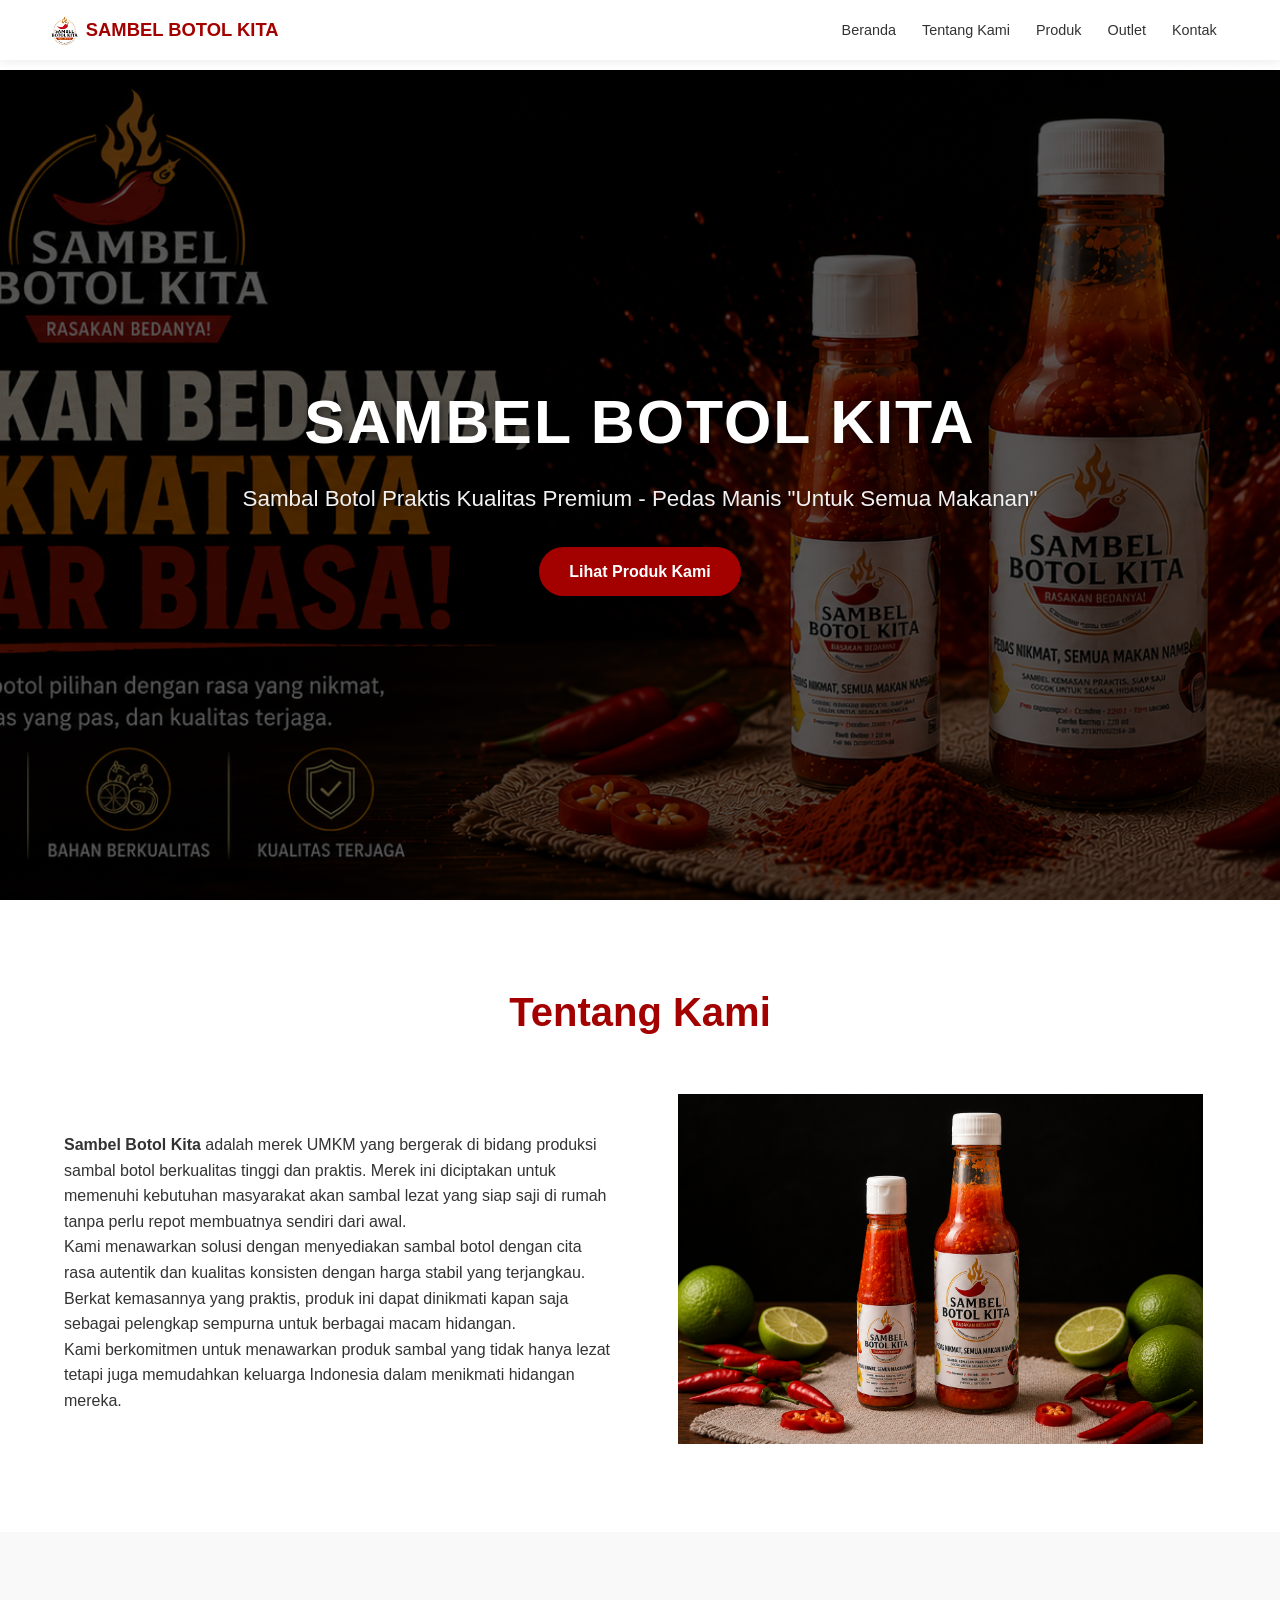
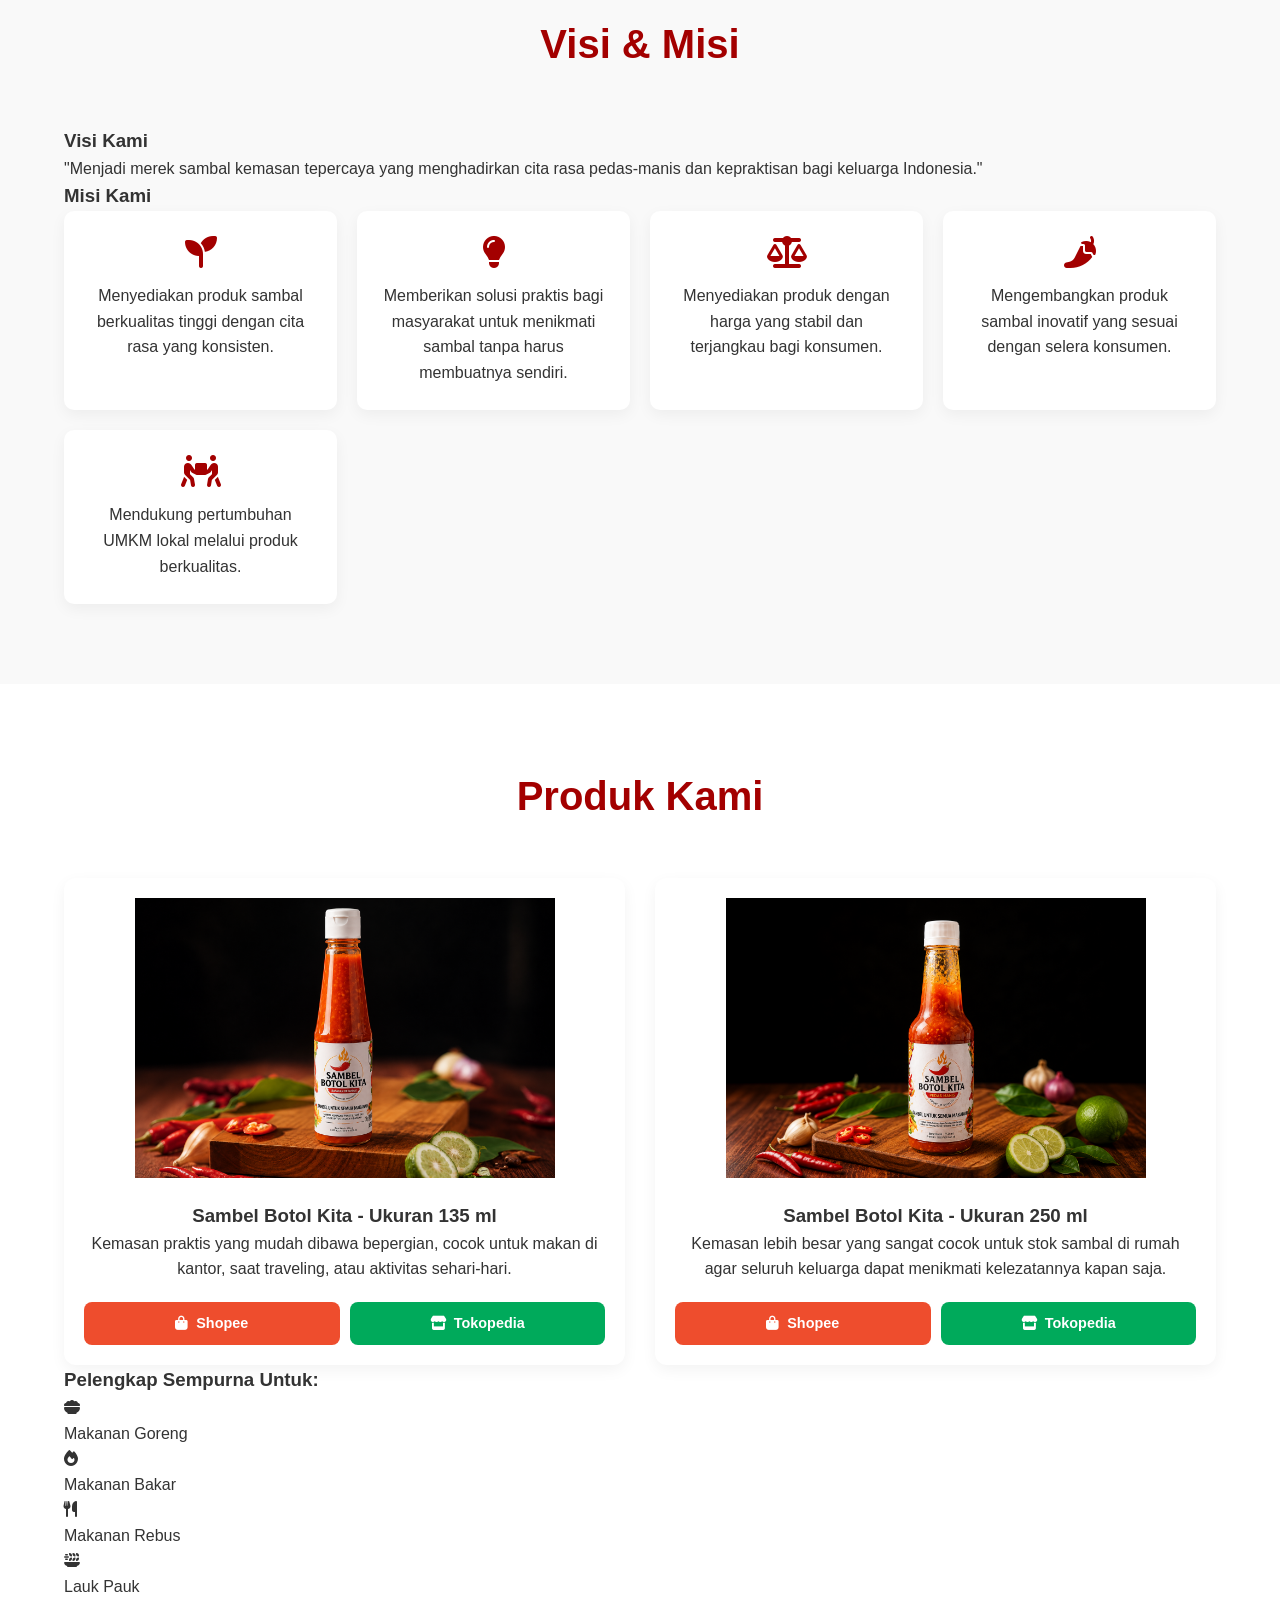
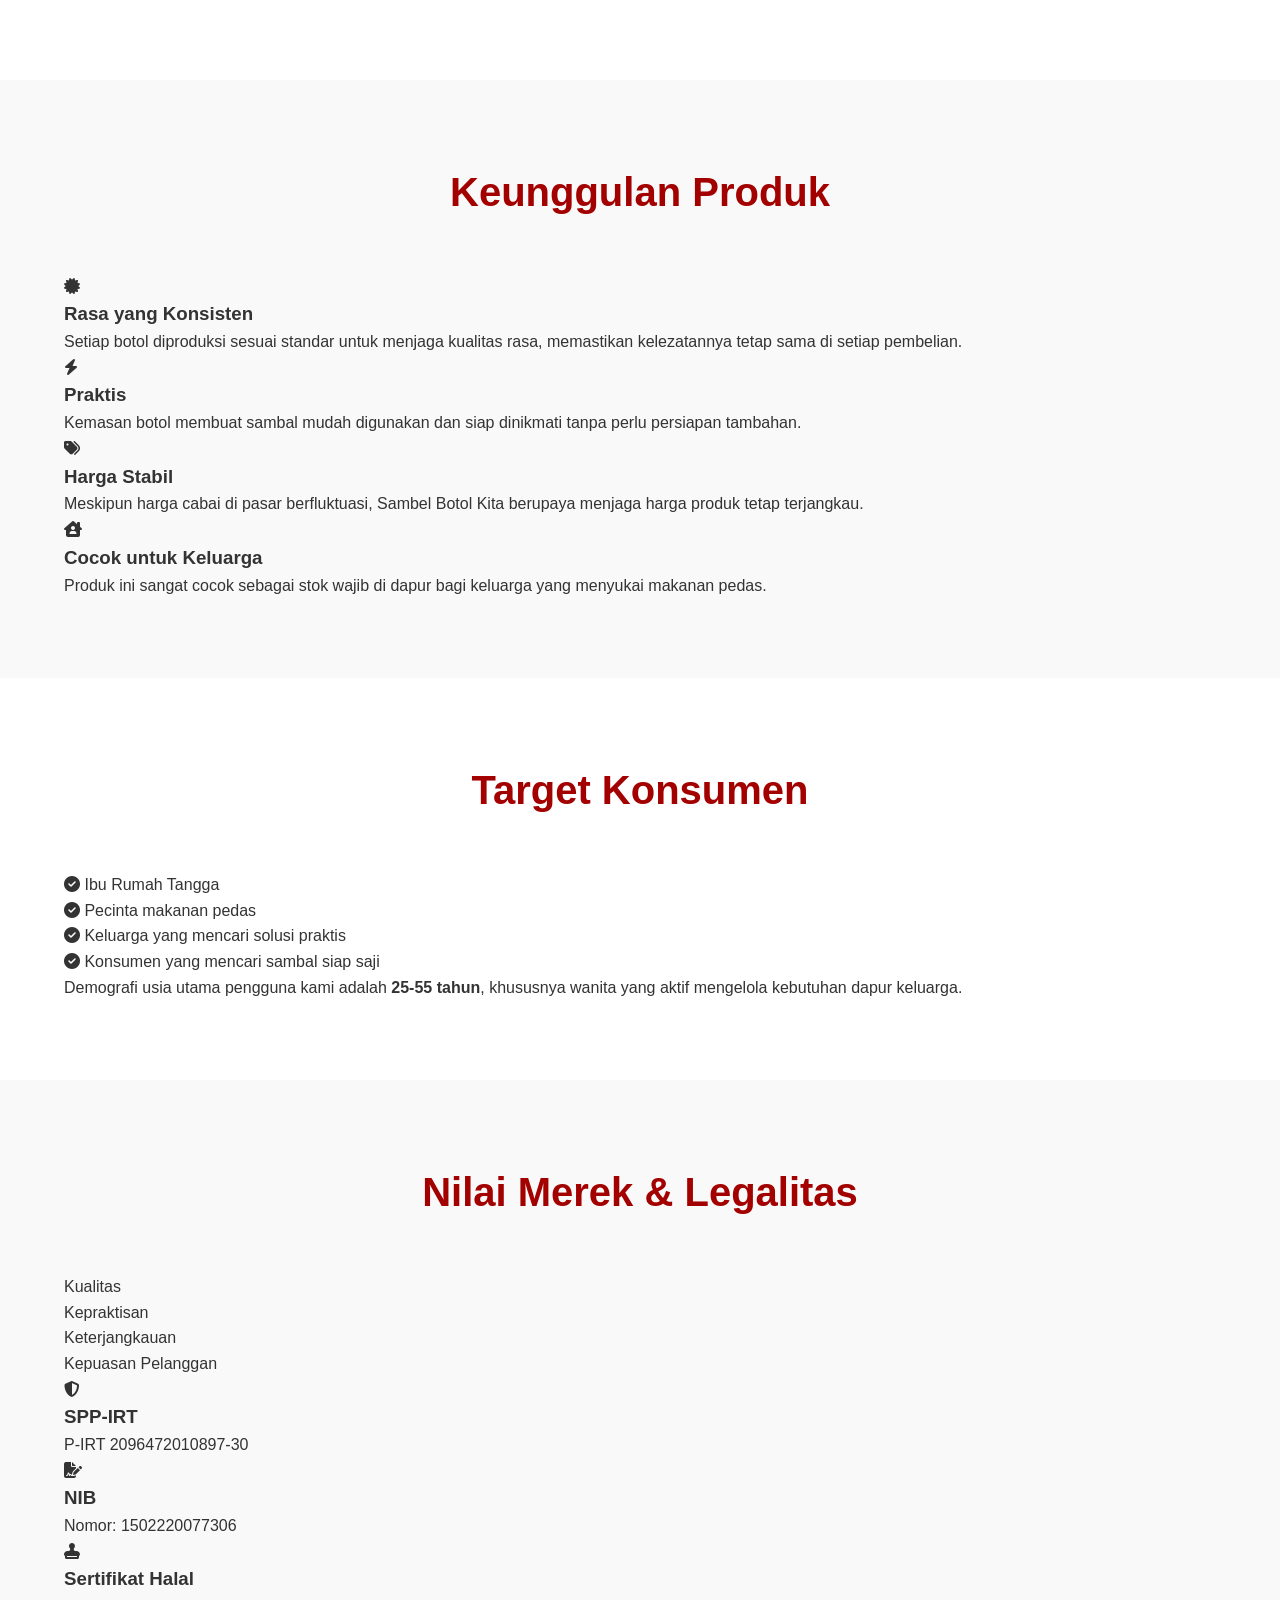
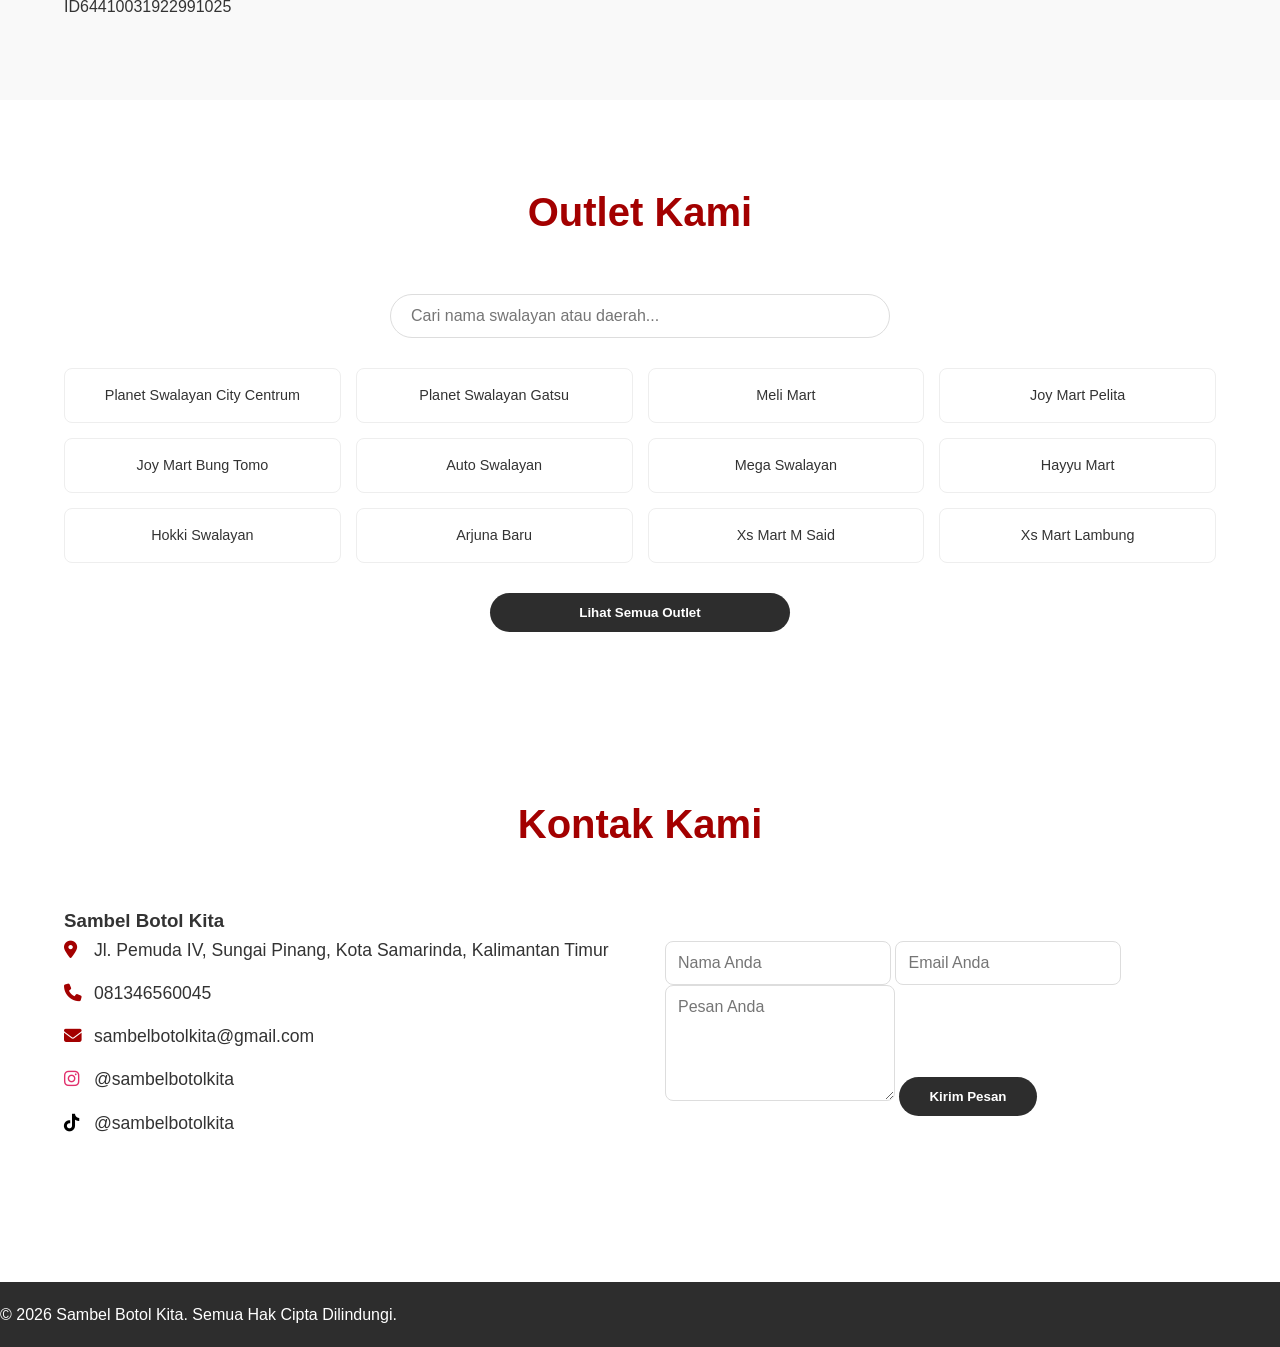
<file: index.html>
<!DOCTYPE html>
<html lang="id">
<head>
    <meta charset="UTF-8">
    <meta name="viewport" content="width=device-width, initial-scale=1.0">
    <title>Sambel Botol Kita - Company Profile</title>
    <link rel="stylesheet" href="style.css">
    <!-- Font Awesome untuk Icon -->
    <link rel="stylesheet" href="https://cdnjs.cloudflare.com/ajax/libs/font-awesome/6.4.0/css/all.min.css">
</head>
<body>

    <!-- NAVBAR -->
    <nav class="navbar">
        <div class="nav-container">
            <a href="#" class="logo-container">
                <img src="images/logo.png" alt="Logo Sambel Botol Kita" class="nav-logo">
                <span class="logo-text">SAMBEL BOTOL KITA</span>
            </a>
            <button class="menu-toggle" id="mobile-menu">
                <span class="bar"></span>
                <span class="bar"></span>
                <span class="bar"></span>
            </button>
            <ul class="nav-menu">
                <li><a href="#hero">Beranda</a></li>
                <li><a href="#about">Tentang Kami</a></li>
                <li><a href="#products">Produk</a></li>
                <li><a href="#outlets">Outlet</a></li>
                <li><a href="#contact">Kontak</a></li>
            </ul>
        </div>
    </nav>

    <!-- HERO SECTION -->
    <section id="hero" class="hero-section">
        <div class="hero-content">
            <h1>SAMBEL BOTOL KITA</h1>
            <p class="tagline">Sambal Botol Praktis Kualitas Premium - Pedas Manis "Untuk Semua Makanan"</p>
            <a href="#products" class="btn btn-primary">Lihat Produk Kami</a>
        </div>
        <div class="dot-matrix dm-top-right"></div>
    </section>

    <!-- ABOUT US SECTION -->
    <section id="about" class="section">
        <div class="container">
            <h2 class="section-title">Tentang Kami</h2>
            <div class="about-grid">
                <div class="about-text">
                    <p><strong>Sambel Botol Kita</strong> adalah merek UMKM yang bergerak di bidang produksi sambal botol berkualitas tinggi dan praktis. Merek ini diciptakan untuk memenuhi kebutuhan masyarakat akan sambal lezat yang siap saji di rumah tanpa perlu repot membuatnya sendiri dari awal.</p>
                    <p>Kami menawarkan solusi dengan menyediakan sambal botol dengan cita rasa autentik dan kualitas konsisten dengan harga stabil yang terjangkau. Berkat kemasannya yang praktis, produk ini dapat dinikmati kapan saja sebagai pelengkap sempurna untuk berbagai macam hidangan.</p>
                    <p>Kami berkomitmen untuk menawarkan produk sambal yang tidak hanya lezat tetapi juga memudahkan keluarga Indonesia dalam menikmati hidangan mereka.</p>
                </div>
                <div class="about-image">
                    <img src="images/tentang-kami.png" alt="Tentang Sambel Botol Kita">
                </div>
            </div>
        </div>
    </section>

    <!-- VISION & MISSION SECTION -->
    <section id="vision" class="section bg-light">
        <div class="container">
            <h2 class="section-title">Visi & Misi</h2>
            <div class="vision-box">
                <h3>Visi Kami</h3>
                <p>"Menjadi merek sambal kemasan tepercaya yang menghadirkan cita rasa pedas-manis dan kepraktisan bagi keluarga Indonesia."</p>
            </div>
            <div class="mission-container">
                <h3>Misi Kami</h3>
                <div class="mission-grid" id="mission-list">
                    <!-- Diisi dinamis oleh script.js -->
                </div>
            </div>
        </div>
        <div class="dot-matrix dm-bottom-left"></div>
    </section>

    <!-- PRODUCTS SECTION -->
    <section id="products" class="section">
        <div class="container">
            <h2 class="section-title">Produk Kami</h2>
            <div class="products-grid" id="products-list">
                <!-- Diisi dinamis oleh script.js -->
            </div>
            <div class="accompaniment-box">
                <h3>Pelengkap Sempurna Untuk:</h3>
                <div class="acc-grid">
                    <div class="acc-card"><i class="fa-solid fa-bowl-food"></i> <p>Makanan Goreng</p></div>
                    <div class="acc-card"><i class="fa-solid fa-fire"></i> <p>Makanan Bakar</p></div>
                    <div class="acc-card"><i class="fa-solid fa-utensils"></i> <p>Makanan Rebus</p></div>
                    <div class="acc-card"><i class="fa-solid fa-plate-wheat"></i> <p>Lauk Pauk</p></div>
                </div>
            </div>
        </div>
    </section>

    <!-- EXCELLENCE SECTION -->
    <section id="excellence" class="section bg-light">
        <div class="container">
            <h2 class="section-title">Keunggulan Produk</h2>
            <div class="excellence-grid">
                <div class="excel-card border-red">
                    <i class="fa-solid fa-certificate"></i>
                    <h3>Rasa yang Konsisten</h3>
                    <p>Setiap botol diproduksi sesuai standar untuk menjaga kualitas rasa, memastikan kelezatannya tetap sama di setiap pembelian.</p>
                </div>
                <div class="excel-card border-orange">
                    <i class="fa-solid fa-bolt"></i>
                    <h3>Praktis</h3>
                    <p>Kemasan botol membuat sambal mudah digunakan dan siap dinikmati tanpa perlu persiapan tambahan.</p>
                </div>
                <div class="excel-card border-red">
                    <i class="fa-solid fa-tags"></i>
                    <h3>Harga Stabil</h3>
                    <p>Meskipun harga cabai di pasar berfluktuasi, Sambel Botol Kita berupaya menjaga harga produk tetap terjangkau.</p>
                </div>
                <div class="excel-card border-orange">
                    <i class="fa-solid fa-house-chimney-user"></i>
                    <h3>Cocok untuk Keluarga</h3>
                    <p>Produk ini sangat cocok sebagai stok wajib di dapur bagi keluarga yang menyukai makanan pedas.</p>
                </div>
            </div>
        </div>
    </section>

    <!-- TARGET CONSUMERS SECTION -->
    <section id="target" class="section">
        <div class="container">
            <h2 class="section-title">Target Konsumen</h2>
            <div class="target-box">
                <div class="target-list">
                    <div class="target-item"><i class="fa-solid fa-circle-check"></i> Ibu Rumah Tangga</div>
                    <div class="target-item"><i class="fa-solid fa-circle-check"></i> Pecinta makanan pedas</div>
                    <div class="target-item"><i class="fa-solid fa-circle-check"></i> Keluarga yang mencari solusi praktis</div>
                    <div class="target-item"><i class="fa-solid fa-circle-check"></i> Konsumen yang mencari sambal siap saji</div>
                </div>
                <p class="target-desc">
                    Demografi usia utama pengguna kami adalah <strong>25-55 tahun</strong>, khususnya wanita yang aktif mengelola kebutuhan dapur keluarga.
                </p>
            </div>
        </div>
    </section>

    <!-- LEGALITY SECTION -->
    <section id="legality" class="section bg-light">
        <div class="container">
            <h2 class="section-title">Nilai Merek & Legalitas</h2>
            <div class="brand-values">
                <div class="value-badge">Kualitas</div>
                <div class="value-badge">Kepraktisan</div>
                <div class="value-badge">Keterjangkauan</div>
                <div class="value-badge">Kepuasan Pelanggan</div>
            </div>
            <div class="legality-grid">
                <div class="legal-card">
                    <i class="fa-solid fa-shield-halved"></i>
                    <h3>SPP-IRT</h3>
                    <p>P-IRT 2096472010897-30</p>
                </div>
                <div class="legal-card">
                    <i class="fa-solid fa-file-signature"></i>
                    <h3>NIB</h3>
                    <p>Nomor: 1502220077306</p>
                </div>
                <div class="legal-card">
                    <i class="fa-solid fa-stamp"></i>
                    <h3>Sertifikat Halal</h3>
                    <p>ID64410031922991025</p>
                </div>
            </div>
        </div>
    </section>

    <!-- OUTLETS SECTION -->
    <section id="outlets" class="section">
        <div class="container">
            <h2 class="section-title">Outlet Kami</h2>
            <div class="search-box">
                <input type="text" id="outletSearch" placeholder="Cari nama swalayan atau daerah...">
            </div>
            
            <div class="outlets-grid" id="outlets-list">
                <!-- Outlet akan muncul otomatis di sini -->
            </div>
            
            <!-- WADAH KEDUA TOMBOL -->
            <div style="display: flex; justify-content: center; margin-top: 30px;">
                <button id="btnLoadMoreOutlets" class="btn btn-secondary" style="width: 100%; max-width: 300px;">Lihat Semua Outlet</button>
                <button id="btnShowLessOutlets" class="btn btn-secondary" style="display: none; width: 100%; max-width: 300px;">Tampilkan Lebih Sedikit</button>
            </div>
            
        </div>
    </section>

    <!-- CONTACT SECTION -->
    <section id="contact" class="section contact-section">
        <div class="container">
            <h2 class="section-title">Kontak Kami</h2>
            <div class="contact-grid">
                <div class="contact-info">
                    <h3>Sambel Botol Kita</h3>
                    <p><i class="fa-solid fa-location-dot"></i> Jl. Pemuda IV, Sungai Pinang, Kota Samarinda, Kalimantan Timur</p>
                    <p><i class="fa-solid fa-phone"></i> 081346560045</p>
                    <p><i class="fa-solid fa-envelope"></i> sambelbotolkita@gmail.com</p>
                    
                    <!-- Link Instagram & TikTok Aktif -->
                    <p>
                        <i class="fa-brands fa-instagram" style="color: #E1306C;"></i> 
                        <a href="https://www.instagram.com/sambelbotolkita?igsh=MTFpODd2aHdpdDM4Mw==" target="_blank" style="color: inherit; text-decoration: none; font-weight: 500;">@sambelbotolkita</a>
                    </p>
                    <p>
                        <i class="fa-brands fa-tiktok" style="color: #000000;"></i> 
                        <a href="https://www.tiktok.com/@sambelbotolkita?_r=1&_t=ZS-98GnYfwCz8H" target="_blank" style="color: inherit; text-decoration: none; font-weight: 500;">@sambelbotolkita</a>
                    </p>
                </div>

                <div class="contact-form">
                    <form id="msgForm">
                        <input type="text" id="formNama" placeholder="Nama Anda" required>
                        <input type="email" id="formEmail" placeholder="Email Anda" required>
                        <textarea rows="5" id="formPesan" placeholder="Pesan Anda" required></textarea>
                        <button type="submit" class="btn btn-secondary">Kirim Pesan</button>
                    </form>
                </div>
                
            </div>
        </div>
    </section>
    <!-- FOOTER -->
    <footer>
        <p>&copy; 2026 Sambel Botol Kita. Semua Hak Cipta Dilindungi.</p>
    </footer>

    <script src="script.js"></script>
</body>
</html>
</file>
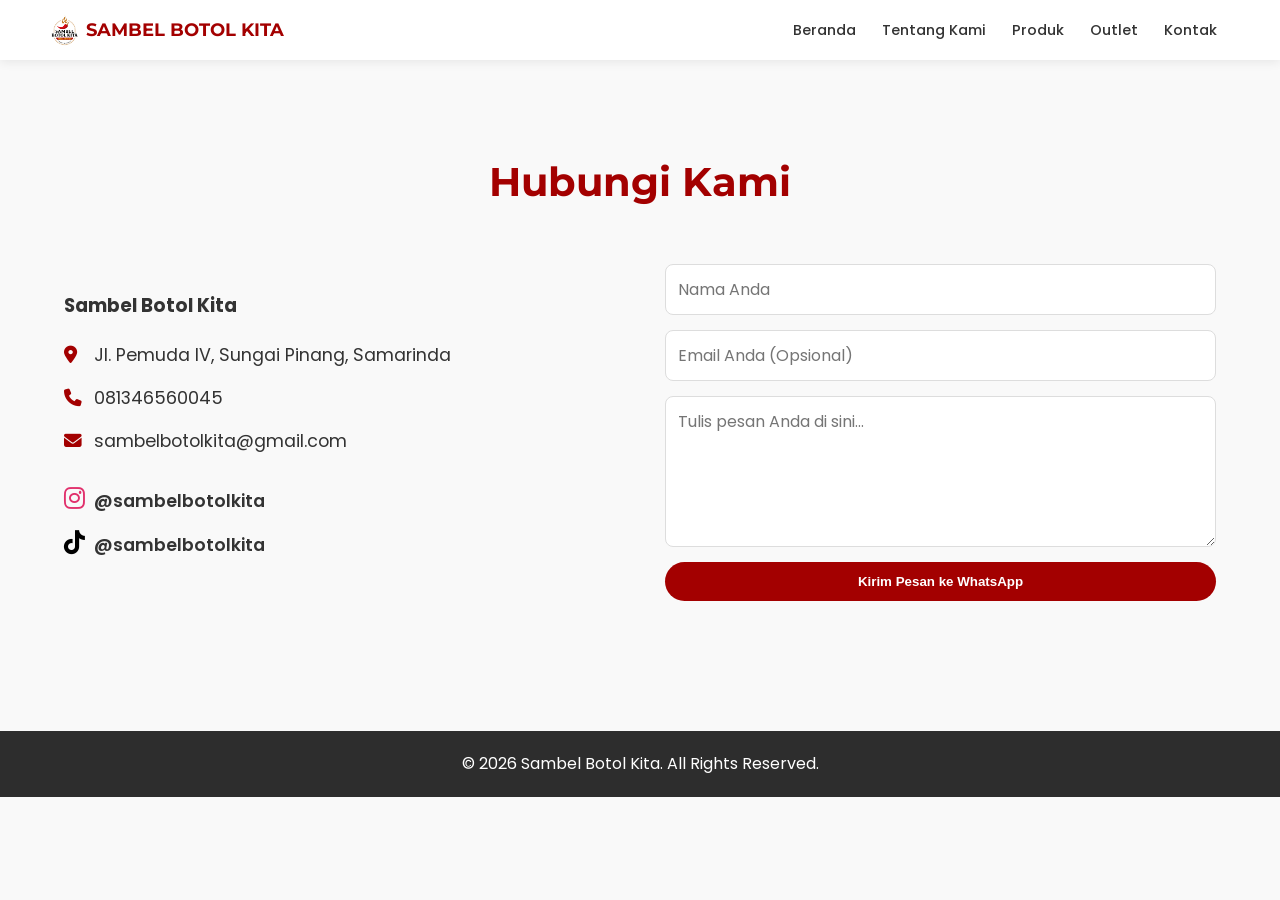
<file: kontak.html>
<!DOCTYPE html>
<html lang="id">
<head>
    <meta charset="UTF-8">
    <meta name="viewport" content="width=device-width, initial-scale=1.0">
    <title>Kontak - Sambel Botol Kita</title>
    <link href="https://fonts.googleapis.com/css2?family=Montserrat:wght@700&family=Poppins:wght@400;500;600&display=swap" rel="stylesheet">
    <link rel="stylesheet" href="https://cdnjs.cloudflare.com/ajax/libs/font-awesome/6.4.0/css/all.min.css">
    <link rel="stylesheet" href="style.css">
</head>
<body class="bg-light">
    <!-- NAVBAR -->
    <nav class="navbar">
        <div class="nav-container">
            <a href="index.html" class="logo-container">
                <img src="images/logo.png" alt="Logo" class="nav-logo">
                <span class="logo-text">SAMBEL BOTOL KITA</span>
            </a>
            <button class="menu-toggle" id="mobile-menu"><i class="fa-solid fa-bars"></i></button>
            <ul class="nav-menu">
                <li><a href="index.html">Beranda</a></li>
                <li><a href="tentang.html">Tentang Kami</a></li>
                <li><a href="produk.html">Produk</a></li>
                <li><a href="outlet.html">Outlet</a></li>
                <li><a href="kontak.html">Kontak</a></li>
            </ul>
        </div>
    </nav>

    <!-- CONTACT SECTION -->
    <section class="section">
        <div class="container">
            <h2 class="section-title">Hubungi Kami</h2>
            <div class="contact-grid">
                <!-- Info Kontak & Social Media -->
                <div class="contact-info">
                    <h3 style="margin-bottom: 20px;">Sambel Botol Kita</h3>
                    <p><i class="fa-solid fa-location-dot"></i> Jl. Pemuda IV, Sungai Pinang, Samarinda</p>
                    <p><i class="fa-solid fa-phone"></i> 081346560045</p>
                    <p><i class="fa-solid fa-envelope"></i> sambelbotolkita@gmail.com</p>
                    
                    <div style="margin-top: 30px;">
                        <p>
                            <i class="fa-brands fa-instagram" style="color: #E1306C; font-size: 1.5rem;"></i> 
                            <a href="https://www.instagram.com/sambelbotolkita?igsh=MTFpODd2aHdpdDM4Mw==" target="_blank" style="color: var(--text-dark); text-decoration: none; font-weight: 600;">@sambelbotolkita</a>
                        </p>
                        <p>
                            <i class="fa-brands fa-tiktok" style="color: #000000; font-size: 1.5rem;"></i> 
                            <a href="https://www.tiktok.com/@sambelbotolkita?_r=1&_t=ZS-98GnYfwCz8H" target="_blank" style="color: var(--text-dark); text-decoration: none; font-weight: 600;">@sambelbotolkita</a>
                        </p>
                    </div>
                </div>

                <!-- Formulir WhatsApp -->
                <form class="contact-form" id="msgForm">
                    <input type="text" id="formNama" placeholder="Nama Anda" required>
                    <input type="email" id="formEmail" placeholder="Email Anda (Opsional)">
                    <textarea id="formPesan" rows="5" placeholder="Tulis pesan Anda di sini..." required></textarea>
                    <button type="submit" class="btn btn-primary" style="width: 100%;">Kirim Pesan ke WhatsApp</button>
                </form>
            </div>
        </div>
    </section>

    <footer>
        <div class="container text-center">
            <p>&copy; 2026 Sambel Botol Kita. All Rights Reserved.</p>
        </div>
    </footer>
    <script src="script.js"></script>
</body>
</html>
</file>
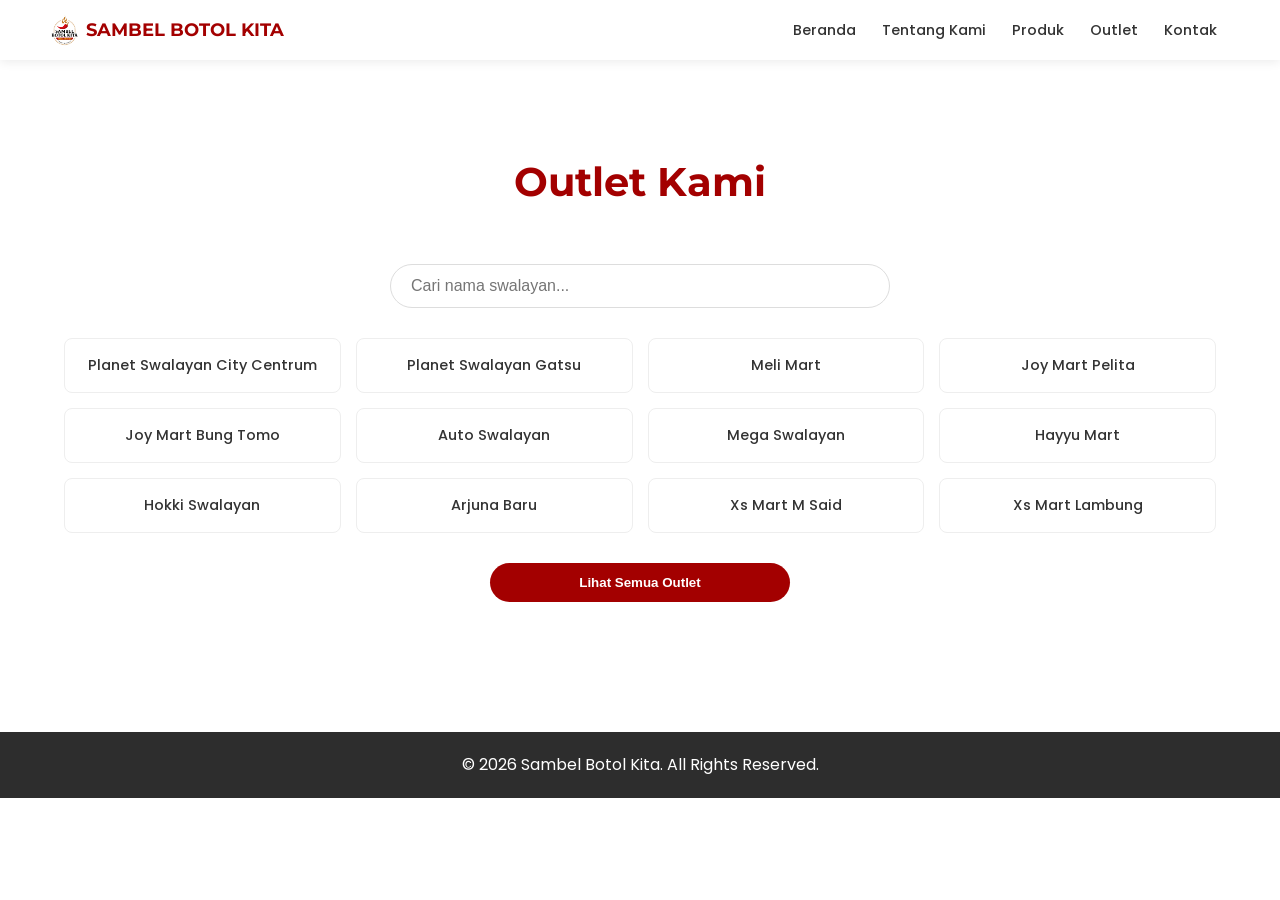
<file: outlet.html>
<!DOCTYPE html>
<html lang="id">
<head>
    <meta charset="UTF-8">
    <meta name="viewport" content="width=device-width, initial-scale=1.0">
    <title>Outlet Kami - Sambel Botol Kita</title>
    <link href="https://fonts.googleapis.com/css2?family=Montserrat:wght@700&family=Poppins:wght@400;500;600&display=swap" rel="stylesheet">
    <link rel="stylesheet" href="https://cdnjs.cloudflare.com/ajax/libs/font-awesome/6.4.0/css/all.min.css">
    <link rel="stylesheet" href="style.css">
</head>
<body>
    <!-- NAVBAR -->
    <nav class="navbar">
        <div class="nav-container">
            <a href="index.html" class="logo-container">
                <img src="images/logo.png" alt="Logo" class="nav-logo">
                <span class="logo-text">SAMBEL BOTOL KITA</span>
            </a>
            <button class="menu-toggle" id="mobile-menu"><i class="fa-solid fa-bars"></i></button>
            <ul class="nav-menu">
                <li><a href="index.html">Beranda</a></li>
                <li><a href="tentang.html">Tentang Kami</a></li>
                <li><a href="produk.html">Produk</a></li>
                <li><a href="outlet.html">Outlet</a></li>
                <li><a href="kontak.html">Kontak</a></li>
            </ul>
        </div>
    </nav>

    <!-- OUTLETS SECTION -->
    <section id="outlets" class="section">
        <div class="container">
            <h2 class="section-title">Outlet Kami</h2>
            <div class="search-box">
                <input type="text" id="outletSearch" placeholder="Cari nama swalayan...">
            </div>
            
            <div class="outlets-grid" id="outlets-list">
                <!-- Dimuat otomatis oleh JS -->
            </div>
            
            <!-- TOMBOL LIHAT LEBIH BANYAK / SEDIKIT -->
            <div style="display: flex; justify-content: center; margin-top: 30px;">
                <button id="btnLoadMoreOutlets" class="btn btn-primary" style="width: 100%; max-width: 300px;">Lihat Semua Outlet</button>
                <button id="btnShowLessOutlets" class="btn btn-secondary" style="display: none; width: 100%; max-width: 300px;">Tampilkan Lebih Sedikit</button>
            </div>
        </div>
    </section>

    <footer>
        <div class="container text-center">
            <p>&copy; 2026 Sambel Botol Kita. All Rights Reserved.</p>
        </div>
    </footer>
    <script src="script.js"></script>
</body>
</html>
</file>
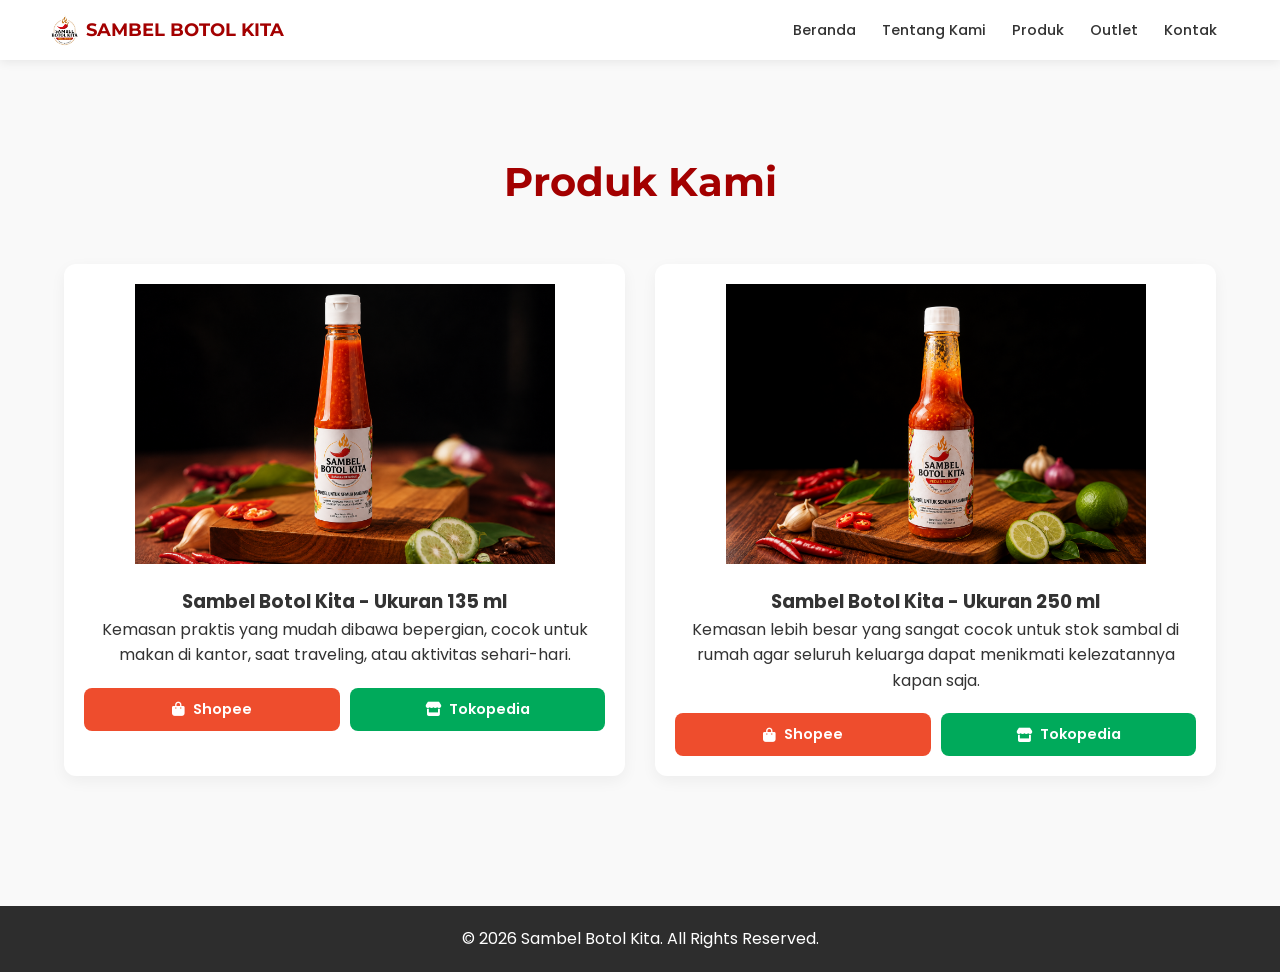
<file: produk.html>
<!DOCTYPE html>
<html lang="id">
<head>
    <meta charset="UTF-8">
    <meta name="viewport" content="width=device-width, initial-scale=1.0">
    <title>Produk - Sambel Botol Kita</title>
    <link href="https://fonts.googleapis.com/css2?family=Montserrat:wght@700&family=Poppins:wght@400;500;600&display=swap" rel="stylesheet">
    <link rel="stylesheet" href="https://cdnjs.cloudflare.com/ajax/libs/font-awesome/6.4.0/css/all.min.css">
    <link rel="stylesheet" href="style.css">
</head>
<body class="bg-light">
    <!-- NAVBAR -->
    <nav class="navbar">
        <div class="nav-container">
            <a href="index.html" class="logo-container">
                <img src="images/logo.png" alt="Logo" class="nav-logo">
                <span class="logo-text">SAMBEL BOTOL KITA</span>
            </a>
            <button class="menu-toggle" id="mobile-menu"><i class="fa-solid fa-bars"></i></button>
            <ul class="nav-menu">
                <li><a href="index.html">Beranda</a></li>
                <li><a href="tentang.html">Tentang Kami</a></li>
                <li><a href="produk.html">Produk</a></li>
                <li><a href="outlet.html">Outlet</a></li>
                <li><a href="kontak.html">Kontak</a></li>
            </ul>
        </div>
    </nav>

    <!-- PRODUCTS SECTION -->
    <section class="section">
        <div class="container">
            <h2 class="section-title">Produk Kami</h2>
            <div class="products-grid" id="products-list">
                <!-- Dimuat otomatis oleh JS -->
            </div>
        </div>
    </section>

    <footer>
        <div class="container text-center">
            <p>&copy; 2026 Sambel Botol Kita. All Rights Reserved.</p>
        </div>
    </footer>
    <script src="script.js"></script>
</body>
</html>
</file>
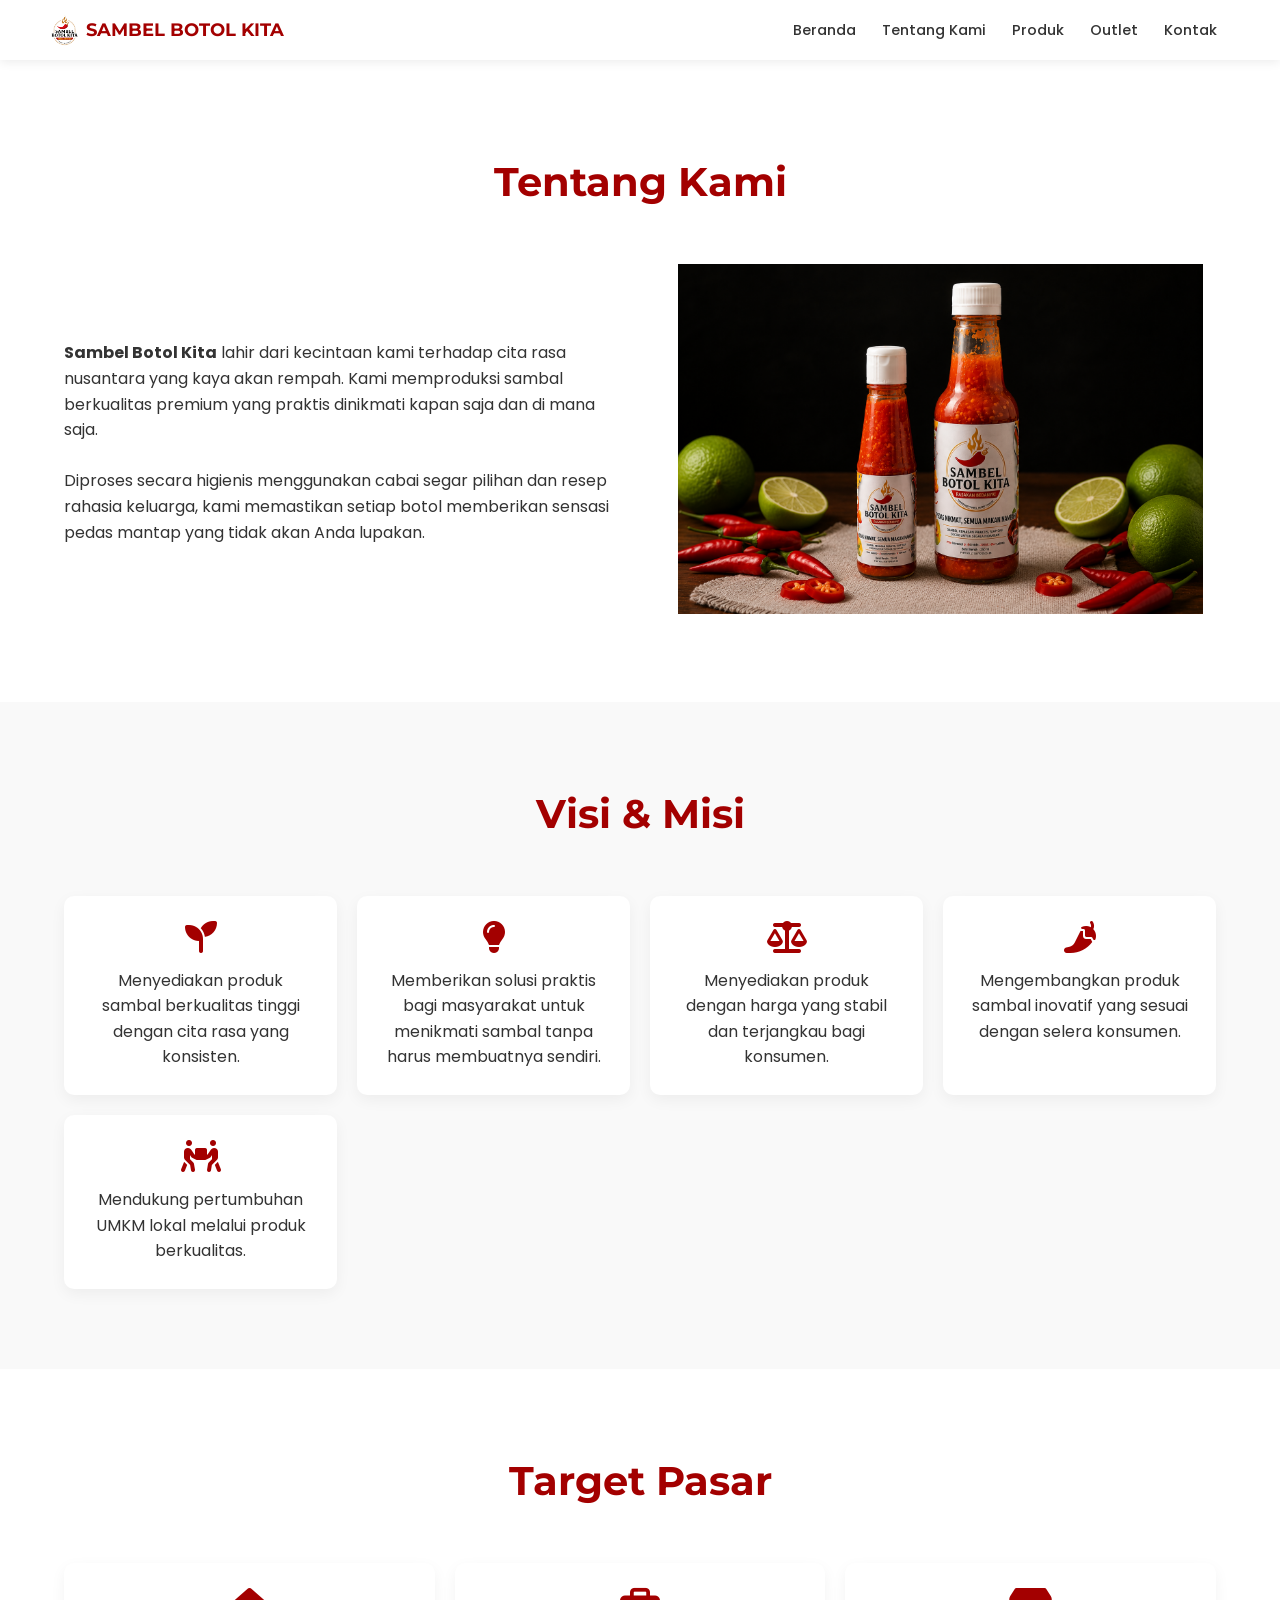
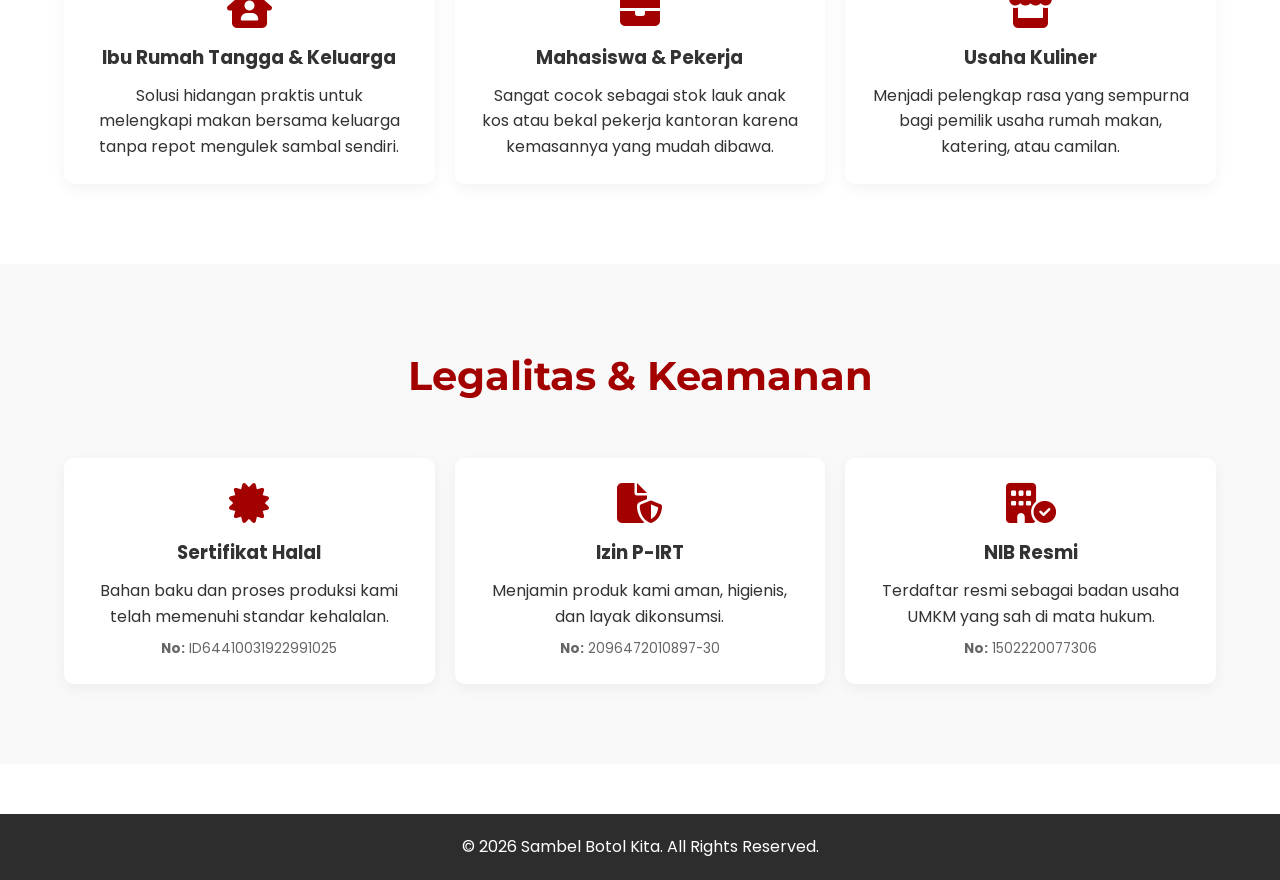
<file: tentang.html>
<!DOCTYPE html>
<html lang="id">
<head>
    <meta charset="UTF-8">
    <meta name="viewport" content="width=device-width, initial-scale=1.0">
    <title>Tentang Kami - Sambel Botol Kita</title>
    <link href="https://fonts.googleapis.com/css2?family=Montserrat:wght@700&family=Poppins:wght@400;500;600&display=swap" rel="stylesheet">
    <link rel="stylesheet" href="https://cdnjs.cloudflare.com/ajax/libs/font-awesome/6.4.0/css/all.min.css">
    <link rel="stylesheet" href="style.css">
</head>
<body>
    <!-- NAVBAR (Sama persis) -->
    <nav class="navbar">
        <div class="nav-container">
            <a href="index.html" class="logo-container">
                <img src="images/logo.png" alt="Logo" class="nav-logo">
                <span class="logo-text">SAMBEL BOTOL KITA</span>
            </a>
            <button class="menu-toggle" id="mobile-menu"><i class="fa-solid fa-bars"></i></button>
            <ul class="nav-menu">
                <li><a href="index.html">Beranda</a></li>
                <li><a href="tentang.html">Tentang Kami</a></li>
                <li><a href="produk.html">Produk</a></li>
                <li><a href="outlet.html">Outlet</a></li>
                <li><a href="kontak.html">Kontak</a></li>
            </ul>
        </div>
    </nav>

    <!-- TENTANG KAMI SECTION -->
    <section class="section">
        <div class="container">
            <h2 class="section-title">Tentang Kami</h2>
            <div class="about-grid">
                <div class="about-text">
                    <p><strong>Sambel Botol Kita</strong> lahir dari kecintaan kami terhadap cita rasa nusantara yang kaya akan rempah. Kami memproduksi sambal berkualitas premium yang praktis dinikmati kapan saja dan di mana saja.</p>
                    <br>
                    <p>Diproses secara higienis menggunakan cabai segar pilihan dan resep rahasia keluarga, kami memastikan setiap botol memberikan sensasi pedas mantap yang tidak akan Anda lupakan.</p>
                </div>
                <div class="about-image">
                    <img src="images/tentang-kami.png" alt="Tentang Sambel Botol Kita">
                </div>
            </div>
        </div>
    </section>

    <!-- VISI MISI SECTION -->
    <section class="section bg-light">
        <div class="container">
            <h2 class="section-title">Visi & Misi</h2>
            <div class="mission-grid" id="mission-list">
                <!-- Dimuat otomatis oleh JS -->
            </div>
        </div>
    </section>

            <!-- TARGET PASAR SECTION -->
    <section class="section">
        <div class="container">
            <h2 class="section-title">Target Pasar</h2>
            <!-- Kita menggunakan desain kartu dari misi agar rapi dan seragam -->
            <div class="mission-grid">
                <div class="mission-card">
                    <i class="fa-solid fa-house-user" style="font-size: 2.5rem; color: var(--primary-color); margin-bottom: 15px;"></i>
                    <h3 style="margin-bottom: 10px;">Ibu Rumah Tangga & Keluarga</h3>
                    <p>Solusi hidangan praktis untuk melengkapi makan bersama keluarga tanpa repot mengulek sambal sendiri.</p>
                </div>
                <div class="mission-card">
                    <i class="fa-solid fa-briefcase" style="font-size: 2.5rem; color: var(--primary-color); margin-bottom: 15px;"></i>
                    <h3 style="margin-bottom: 10px;">Mahasiswa & Pekerja</h3>
                    <p>Sangat cocok sebagai stok lauk anak kos atau bekal pekerja kantoran karena kemasannya yang mudah dibawa.</p>
                </div>
                <div class="mission-card">
                    <i class="fa-solid fa-store" style="font-size: 2.5rem; color: var(--primary-color); margin-bottom: 15px;"></i>
                    <h3 style="margin-bottom: 10px;">Usaha Kuliner</h3>
                    <p>Menjadi pelengkap rasa yang sempurna bagi pemilik usaha rumah makan, katering, atau camilan.</p>
                </div>
            </div>
        </div>
    </section>

    <!-- LEGALITAS SECTION -->
    <section class="section bg-light">
        <div class="container">
            <h2 class="section-title">Legalitas & Keamanan</h2>
            <div class="mission-grid">
                
                <div class="mission-card">
                    <i class="fa-solid fa-certificate" style="font-size: 2.5rem; color: var(--primary-color); margin-bottom: 15px;"></i>
                    <h3 style="margin-bottom: 10px;">Sertifikat Halal</h3>
                    <p>Bahan baku dan proses produksi kami telah memenuhi standar kehalalan.</p>
                    <p style="font-size: 0.85rem; color: var(--text-light); margin-top: 8px;"><strong>No:</strong> ID64410031922991025</p>
                </div>

                <div class="mission-card">
                    <i class="fa-solid fa-file-shield" style="font-size: 2.5rem; color: var(--primary-color); margin-bottom: 15px;"></i>
                    <h3 style="margin-bottom: 10px;">Izin P-IRT</h3>
                    <p>Menjamin produk kami aman, higienis, dan layak dikonsumsi.</p>
                    <p style="font-size: 0.85rem; color: var(--text-light); margin-top: 8px;"><strong>No:</strong> 2096472010897-30</p>
                </div>

                <div class="mission-card">
                    <i class="fa-solid fa-building-circle-check" style="font-size: 2.5rem; color: var(--primary-color); margin-bottom: 15px;"></i>
                    <h3 style="margin-bottom: 10px;">NIB Resmi</h3>
                    <p>Terdaftar resmi sebagai badan usaha UMKM yang sah di mata hukum.</p>
                    <p style="font-size: 0.85rem; color: var(--text-light); margin-top: 8px;"><strong>No:</strong> 1502220077306</p>
                </div>

            </div>
        </div>
    </section>

    <footer>
        <div class="container text-center">
            <p>&copy; 2026 Sambel Botol Kita. All Rights Reserved.</p>
        </div>
    
    </footer>
    <script src="script.js"></script>
</body>
</html>
</file>
<file: style.css>
/* ==========================================================================
   VARIABEL & RESET DASAR
   ========================================================================== */
:root {
    --primary-color: #A30000;
    --secondary-color: #2D2D2D;
    --text-dark: #333333;
    --text-light: #666666;
    --bg-light: #F9F9F9;
    --transition: all 0.3s ease;
}

* { margin: 0; padding: 0; box-sizing: border-box; }

body {
    font-family: 'Poppins', sans-serif;
    color: var(--text-dark);
    line-height: 1.6;
    background-color: #FFFFFF;
    padding-top: 70px; /* Jarak aman agar konten tidak tertutup navbar fixed */
}

.container { width: 90%; max-width: 1200px; margin: 0 auto; }
.text-center { text-align: center; }
.section { padding: 80px 0; }
.bg-light { background-color: var(--bg-light); }

.section-title {
    text-align: center;
    font-size: 2.5rem;
    color: var(--primary-color);
    margin-bottom: 50px;
    font-family: 'Montserrat', sans-serif;
    font-weight: 700;
}

/* ==========================================================================
   NAVBAR ULTIMATE FIX
   ========================================================================== */
.navbar {
    position: fixed; top: 0; left: 0; width: 100%;
    background-color: white;
    box-shadow: 0 2px 10px rgba(0,0,0,0.08);
    z-index: 1000; padding: 10px 0;
}

.nav-container {
    display: flex; justify-content: space-between; align-items: center;
    width: 92%; max-width: 1200px; margin: 0 auto;
}

.logo-container {
    display: flex; align-items: center; gap: 8px;
    text-decoration: none; flex-shrink: 0;
}

.nav-logo { height: 40px; width: auto; object-fit: contain; }

.logo-text {
    font-family: 'Montserrat', sans-serif;
    font-size: 1.15rem; font-weight: 700;
    color: var(--primary-color); white-space: nowrap;
}

.nav-menu { display: flex; list-style: none; align-items: center; gap: 2px; }

.nav-menu li a {
    text-decoration: none; color: var(--text-dark);
    font-weight: 500; font-size: 0.9rem;
    padding: 6px 12px; transition: var(--transition);
    white-space: nowrap;
}

.nav-menu li a:hover { color: var(--primary-color); }

.menu-toggle {
    display: none; background: none; border: none;
    cursor: pointer; padding: 5px; font-size: 1.5rem; color: var(--primary-color);
}

/* ==========================================================================
   HERO / HEADER SECTION
   ========================================================================== */
.hero-section {
    height: calc(100vh - 70px); min-height: 500px;
    background: linear-gradient(rgba(0,0,0,0.65), rgba(0,0,0,0.65)), url('images/hero-banner.png') no-repeat center center/cover;
    display: flex; justify-content: center; align-items: center;
    text-align: center; color: white; padding: 20px;
}

.hero-content h1 {
    font-family: 'Montserrat', sans-serif; font-size: 3.8rem;
    font-weight: 700; letter-spacing: 2px; text-shadow: 2px 2px 8px rgba(0,0,0,0.5);
    margin-bottom: 10px;
}

.tagline {
    font-size: 1.4rem; color: #F1F1F1; margin-bottom: 30px;
    text-shadow: 1px 1px 4px rgba(0,0,0,0.4);
}

.btn {
    display: inline-block; padding: 12px 30px;
    border-radius: 30px; font-weight: 600; text-decoration: none;
    transition: var(--transition); cursor: pointer; border: none;
}
.btn-primary { background-color: var(--primary-color); color: white; }
.btn-primary:hover { background-color: #800000; transform: translateY(-3px); }
.btn-secondary { background-color: var(--secondary-color); color: white; }
.btn-secondary:hover { background-color: #1a1a1a; }

/* ==========================================================================
   GRID UMUM (TENTANG, PRODUK, OUTLET, KONTAK)
   ========================================================================== */
.about-grid, .contact-grid {
    display: grid; grid-template-columns: 1fr 1fr; gap: 50px; align-items: center;
}
.about-image img { width: 100%; height: 350px; object-fit: contain; border-radius: 12px; }
.mission-grid { display: grid; grid-template-columns: repeat(auto-fit, minmax(250px, 1fr)); gap: 20px; }
.mission-card {
    background: white; padding: 25px; border-radius: 10px; text-align: center;
    box-shadow: 0 5px 15px rgba(0,0,0,0.05);
}
.mission-card i { font-size: 2rem; color: var(--primary-color); margin-bottom: 15px; }

/* PRODUK */
.products-grid { display: grid; grid-template-columns: repeat(auto-fit, minmax(300px, 1fr)); gap: 30px; }
.product-card {
    background: white; border-radius: 12px; padding: 20px;
    box-shadow: 0 5px 15px rgba(0,0,0,0.05); text-align: center;
}
.product-image-area img { width: 100%; height: 280px; object-fit: contain; margin-bottom: 15px; }

/* MARKETPLACE BUTTONS */
.marketplace-links { display: flex; gap: 10px; margin-top: 20px; }
.btn-mp {
    flex: 1; display: flex; justify-content: center; align-items: center; gap: 8px;
    padding: 10px; border-radius: 8px; font-weight: 600; font-size: 0.9rem;
    text-decoration: none; color: white; transition: var(--transition);
}
.btn-shopee { background-color: #EE4D2D; }
.btn-shopee:hover { background-color: #d74224; transform: translateY(-2px); }
.btn-tokopedia { background-color: #00AA5B; }
.btn-tokopedia:hover { background-color: #008f4c; transform: translateY(-2px); }

/* OUTLETS */
.search-box { text-align: center; margin-bottom: 30px; }
.search-box input {
    width: 100%; max-width: 500px; padding: 12px 20px;
    border: 1px solid #ddd; border-radius: 30px; font-size: 1rem; outline: none;
}
.outlets-grid { display: grid; grid-template-columns: repeat(auto-fit, minmax(250px, 1fr)); gap: 15px; }
.outlet-card {
    background-color: #fff; border: 1px solid #eee; padding: 15px;
    border-radius: 8px; text-align: center; font-weight: 500; font-size: 0.9rem;
}
.outlet-hidden { display: none !important; }

/* KONTAK FORM */
.contact-form { display: flex; flex-direction: column; gap: 15px; }
.contact-form input, .contact-form textarea {
    padding: 12px; border: 1px solid #ddd; border-radius: 8px; font-family: inherit; font-size: 1rem;
}
.contact-info p { margin-bottom: 15px; font-size: 1.1rem; }
.contact-info i { color: var(--primary-color); width: 25px; }

/* FOOTER */
footer { background-color: var(--secondary-color); color: white; padding: 20px 0; margin-top: 50px; }

/* ==========================================================================
   RESPONSIVE DESIGN (HP & TABLET)
   ========================================================================== */
@media (max-width: 1024px) {
    .menu-toggle { display: block !important; }
    .nav-menu {
        position: fixed; top: 60px; left: -100%; flex-direction: column; gap: 0;
        background-color: white; width: 100%; height: calc(100vh - 60px);
        text-align: center; transition: 0.3s; padding-top: 20px;
    }
    .nav-menu.active { left: 0; }
    .nav-menu li { margin: 15px 0; width: 100%; }
    .nav-menu li a { font-size: 1.1rem; display: block; padding: 10px 0; }
}
@media (max-width: 768px) {
    .hero-content h1 { font-size: 2.6rem; }
    .about-grid, .contact-grid { grid-template-columns: 1fr; }
}
@media (max-width: 480px) {
    .hero-content h1 { font-size: 2rem; }
    .btn { width: 100%; text-align: center; }
}
</file>
